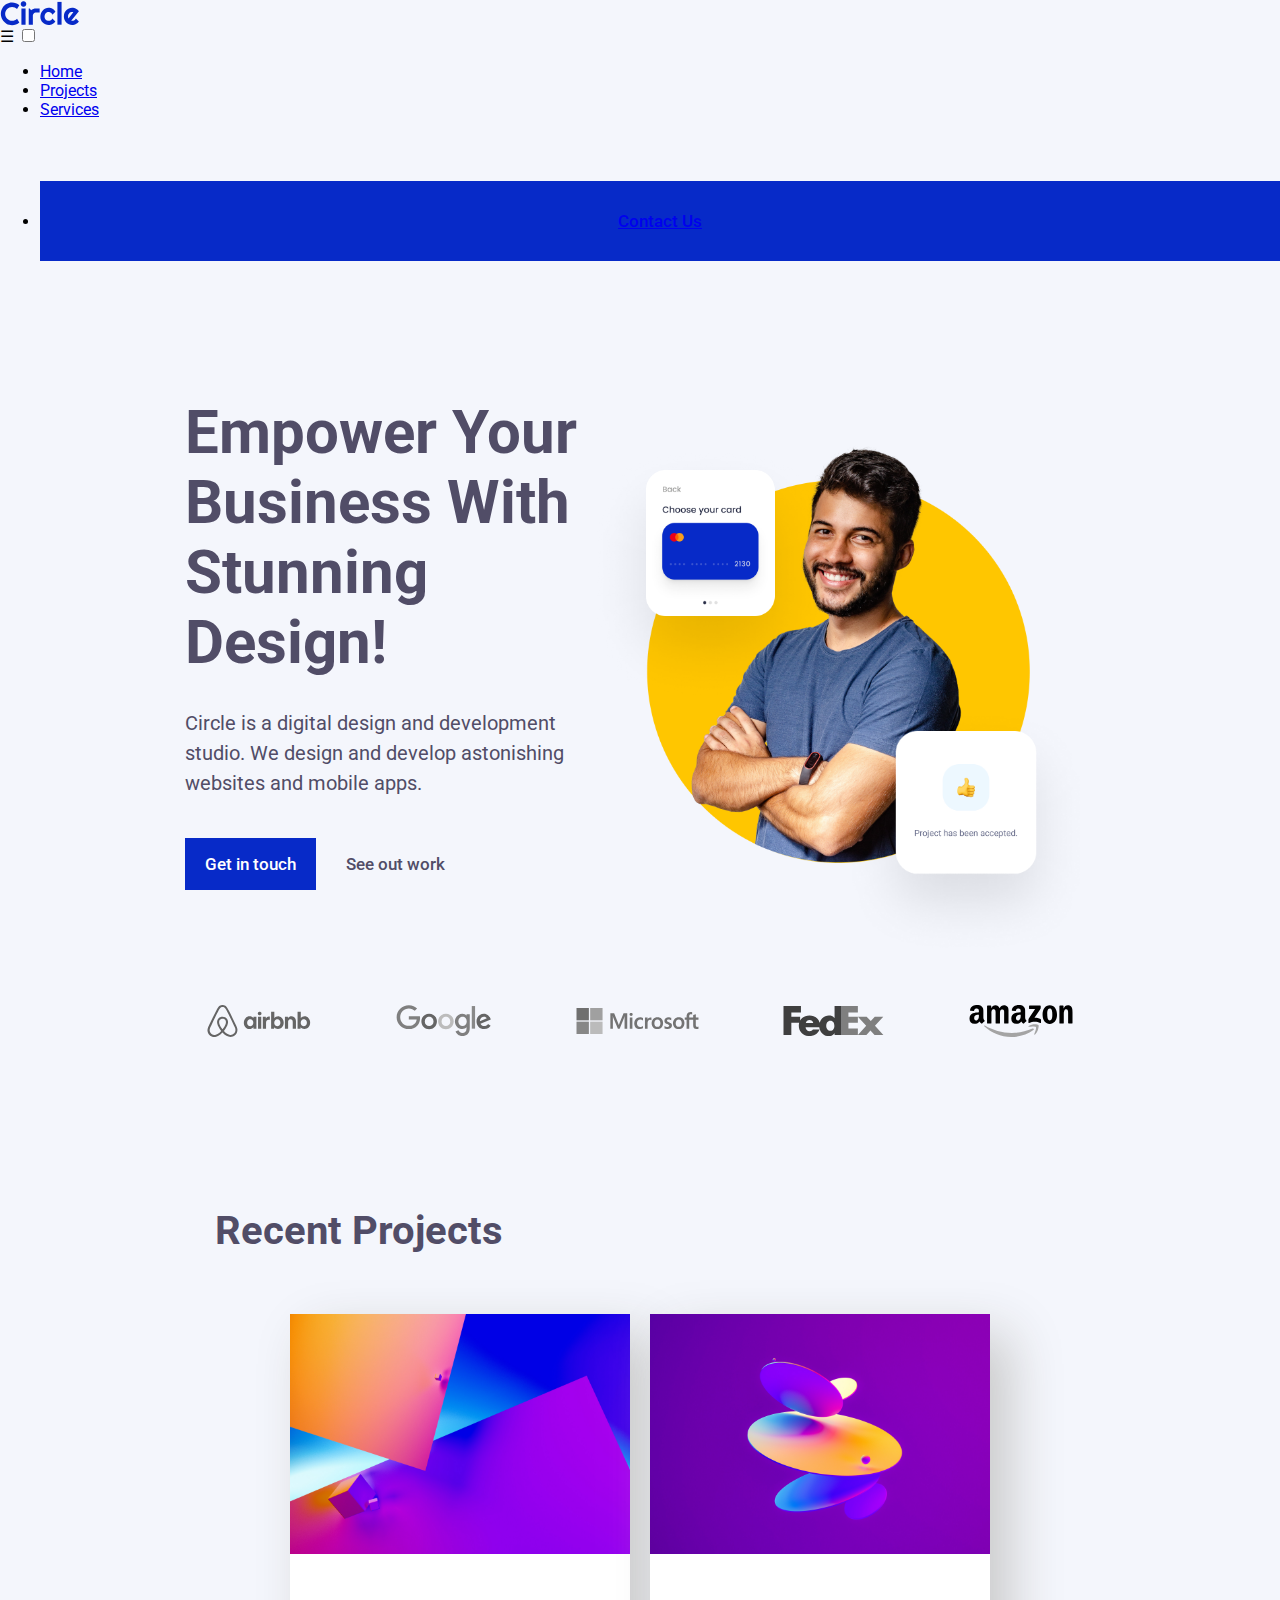
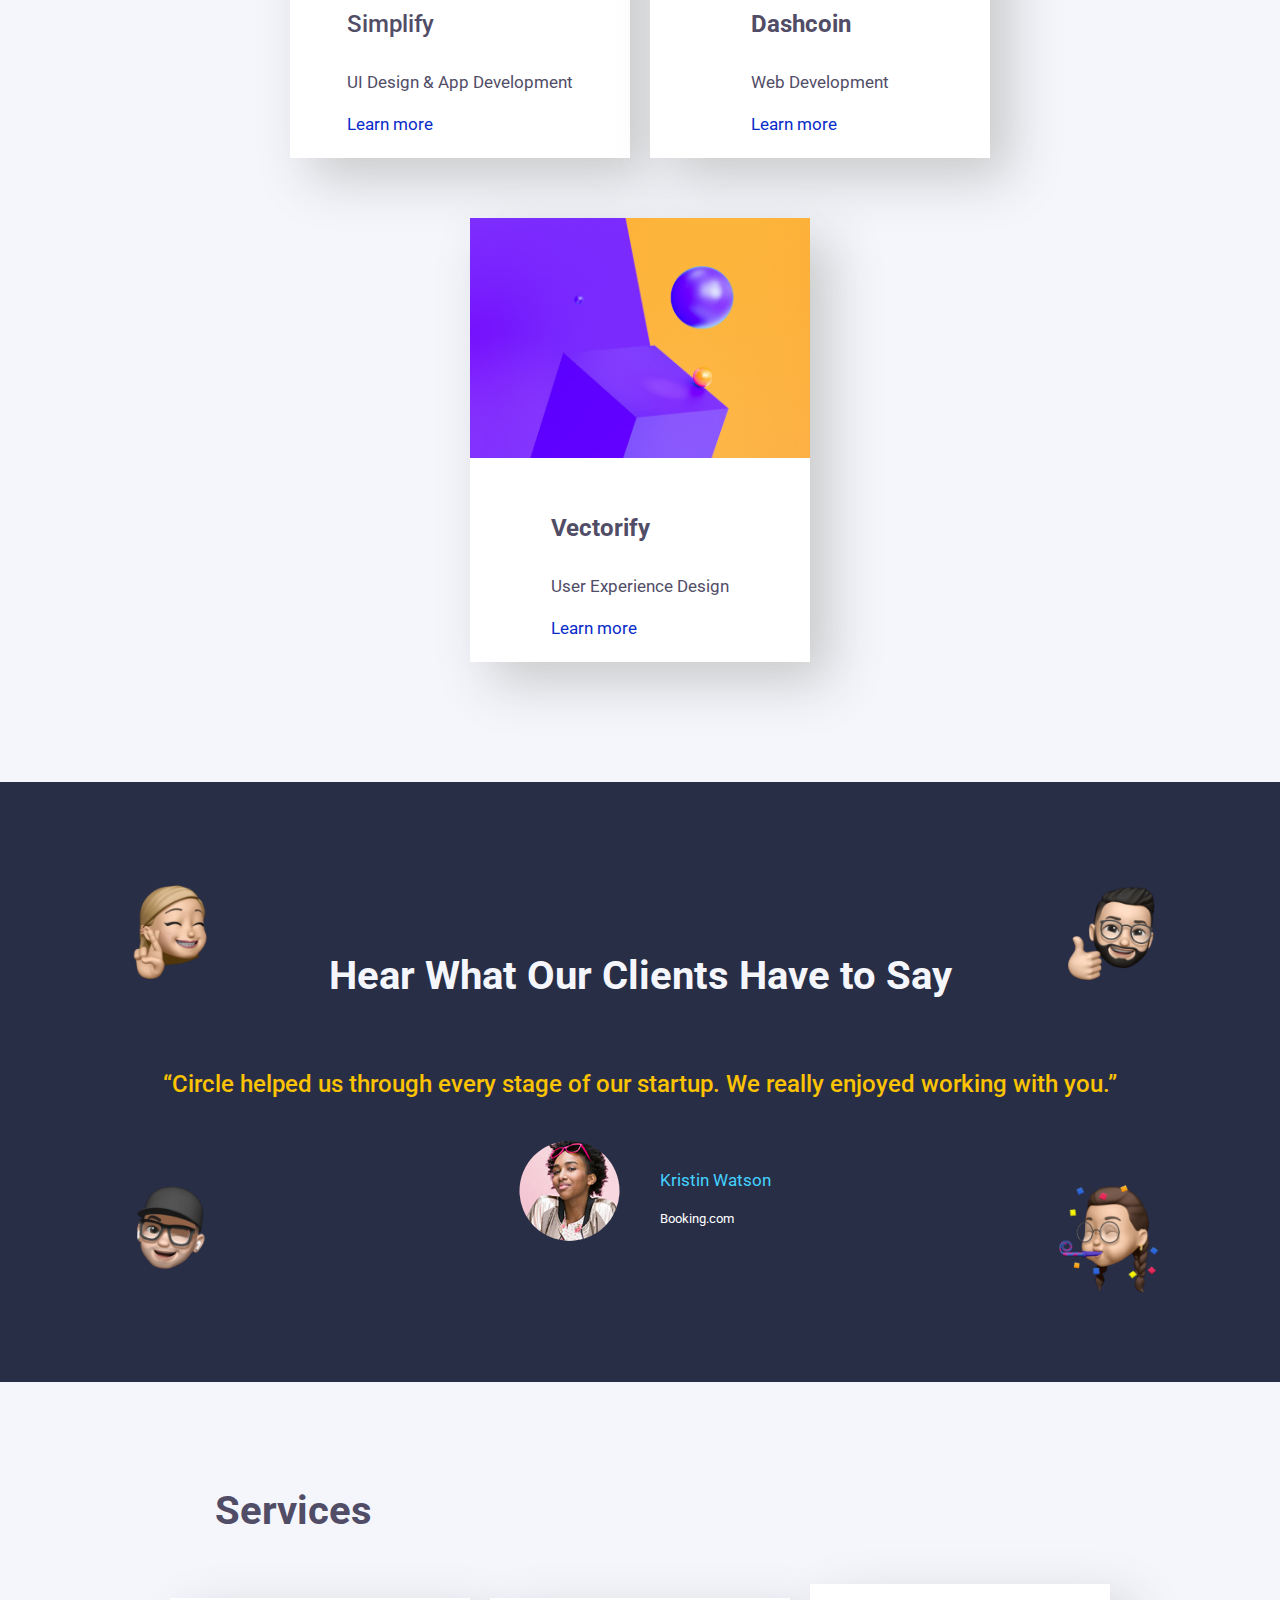
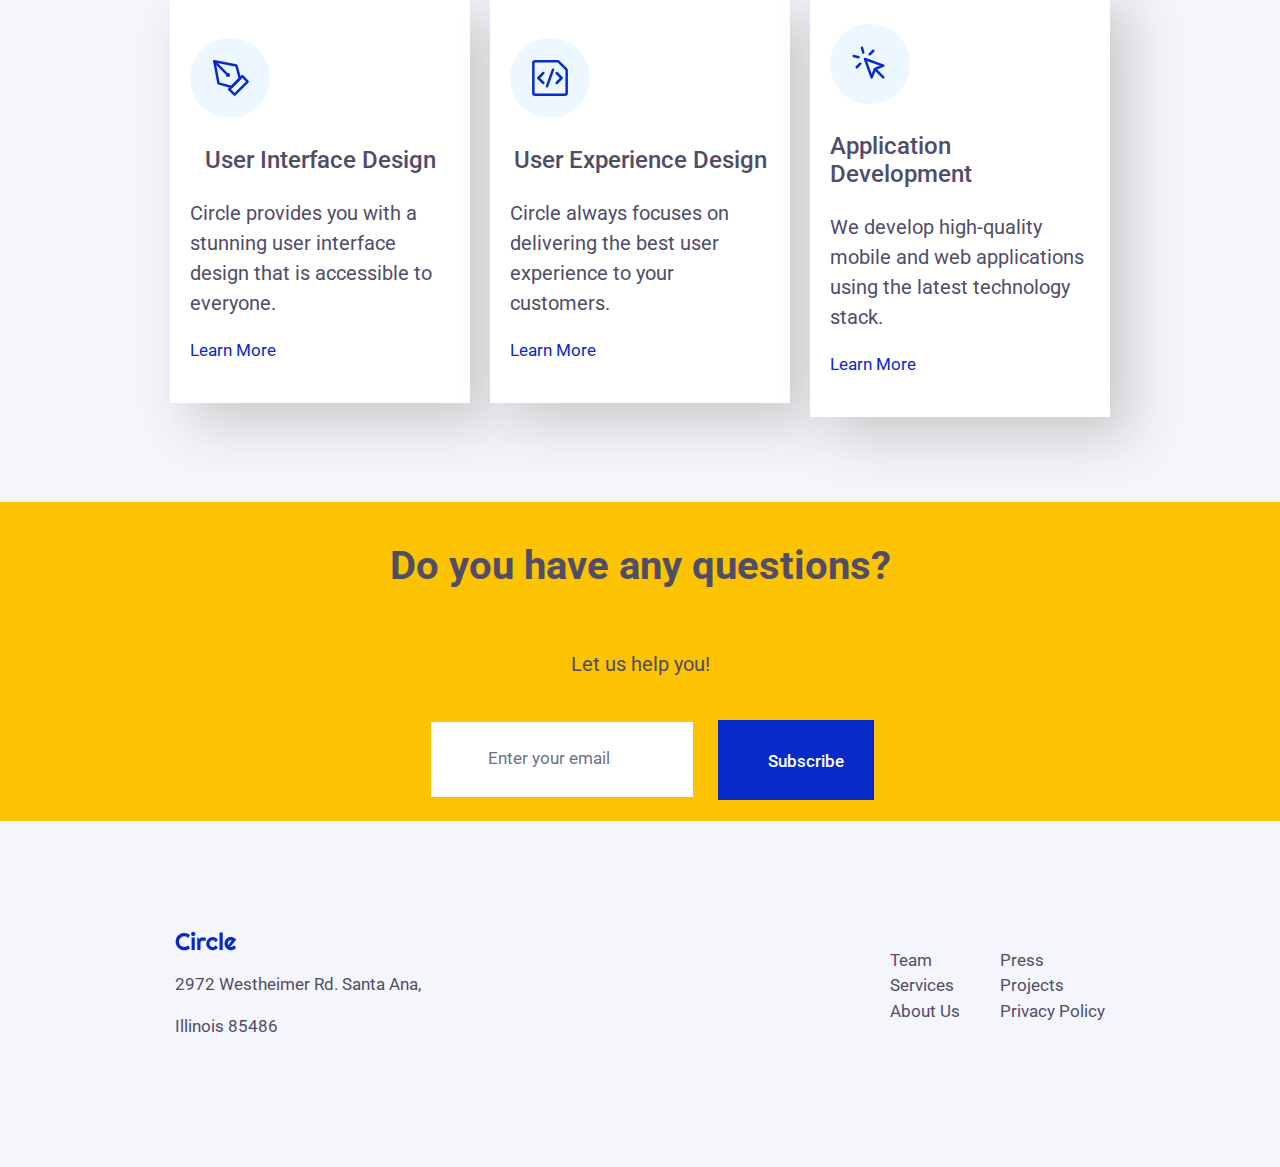
<file: home.html>
<!DOCTYPE html>
<html lang="en">

<head>
    <meta charset="UTF-8">
    <meta http-equiv="X-UA-Compatible" content="IE=edge">
    <meta name="viewport" content="width=device-width, initial-scale=1.0">
    <title>Document</title>
    <link rel="stylesheet" href="./styles/style.css">
</head>

<body>
    <header>
        <img class="circle-logo" src="project-assets/logos/circle.svg" alt="Circle logo" />

        <nav id="page-nav">
            <label for="hamburger">&#9776;</label>
            <input type="checkbox" id="hamburger" />

            <ul>
                <li><a href="/home.html">Home</a></li>
                <li><a href="/projects.html">Projects</a></li>
                <li><a href="/services.html">Services</a></li>
                <li> <button class="buttonStyles"><a href="/contactus.html">Contact Us</a></button></li>

            </ul>
        </nav>
    </header>
    <!-- Hero section -->
    <section class="hero">
        <div class="heroImgs">
            <img id="img1" src="./project-assets/hero-section/hero-image.png" alt="">
            <img id="img2" src="./project-assets/hero-section/card-1.png" alt="">
            <img id="img3" src="./project-assets/hero-section/card-2.png" alt="">
        </div>
        <div class="heroContent">
            <h1>Empower Your Business With Stunning Design!</h1>
            <p id="intro" class="bodyIntrotextRegular">Circle is a digital design and development studio. We design and develop astonishing websites and mobile apps.</p>
            <div class="heroCta">
                <a class="headLinetextMedium" id="heroCta" href="">Get in touch</a>
                <a class="headLinetextMedium" href="">See out work</a>
            </div>
        </div>
    </section>

    <!-- Clients section -->
    <section class="clients">
        <img src="./project-assets/logos/airbnb-logo.svg" alt="Airbnb">
        <img src="./project-assets/logos/google-logo.svg" alt="Google">
        <img src="./project-assets/logos/microsoft-logo.svg" alt="Microsoft">
        <img src="./project-assets/logos/fedex-logo.svg" alt="FedEx">
        <img src="./project-assets/logos/amazon-logo.svg" alt="Amazon">
    </section>

    <!-- Projects Section -->
    <section class="projects">
        <h3>Recent Projects</h3>
        <div class="projectsWrap">
            <div class="project1">
                <img src="./project-assets/projects-section/1.jpg" alt="">
                <div class="projectText">
                    <h4 class="bodyIntrotextMedium">Simplify</h4>
                    <p class="headLinetextRegular">UI Design & App Development</p>
                    <a class="headLinetextRegular" href="">Learn more</a>
                </div>
            </div>
            <div class="project1">
                <img src="./project-assets/projects-section/2.jpg" alt="">
                <div class="projectText">
                    <h4>Dashcoin</h4>
                    <p class="headLinetextRegular">Web Development</p>
                    <a class="headLinetextRegular" href="">Learn more</a>
                </div>
            </div>
            <div class="project1">
                <img src="./project-assets/projects-section/3.jpg" alt="">
                <div class="projectText">
                    <h4>Vectorify</h4>
                    <p class="headLinetextRegular">User Experience Design</p>
                    <a class="headLinetextRegular" href="">Learn more</a>
                </div>
            </div>
    </section>

    <!-- Testimonials Section -->
    <section class="test">
        <div class="avatars">
            <img id="av1" src="./project-assets/testimonial-section/memoji-1.png" alt="avatar1">
            <img id="av2" src="./project-assets/testimonial-section/memoji-2.png" alt="avatar2">
            <img id="av3" src="./project-assets/testimonial-section/memoji-3.png" alt="avatar3">
            <img id="av4" src="./project-assets/testimonial-section/memoji-4.png" alt="avatar4">
        </div>
        <div class="testimonials">
            <h3>Hear What Our Clients Have to Say</h3>
            <h4 class="bodyIntrotextMedium">“Circle helped us through every stage of our startup. We really enjoyed working with you.”</h4>
            <div class="profile">
                <img id="pfile" src="./project-assets/testimonial-section/profile.png" alt="">
                <div class="profileData">
                    <p class="headLinetextRegular">Kristin Watson</p>
                    <p class="caption2TextRegular">Booking.com</p>
                </div>
            </div>
        </div>
    </section>

    <!-- Services Section -->
    <section class="services">
        <h3>Services</h3>
        <div class="servicesItem">
            <div class="service">
                <img src="./project-assets/services-section/icons/Icon1.svg" alt="">
                <p class="bodyIntrotextMedium">User Interface Design</p>
                <p class="bodyIntrotextRegular">Circle provides you with a stunning user interface design that is accessible to everyone.</p>
                <a class="headLinetextRegular" href="">Learn More</a>
            </div>
            <div class="service">
                <img src="./project-assets/services-section/icons/Icon2.svg" alt="">
                <p class="bodyIntrotextMedium">User Experience Design</p>
                <p class="bodyIntrotextRegular">Circle always focuses on delivering the best user experience to your customers.</p>
                <a class="headLinetextRegular" href="">Learn More</a>
            </div>
            <div class="service">
                <img src="./project-assets/services-section/icons/Icon3.svg" alt="">
                <p class="bodyIntrotextMedium">Application Development</p>
                <p class="bodyIntrotextRegular">We develop high-quality mobile and web applications using the latest technology stack.</p>
                <a class="headLinetextRegular" href="">Learn More</a>
            </div>
        </div>
    </section>


    <!-- Cta Section -->

    <section class="yellowsection">
        <h3>Do you have any questions?</h3>
        <p class="bodyIntrotextRegular">Let us help you!</p>

        <form>

            <div class="flex-horizontally">
                <div class="iconstyles">
                    <i class="fa-regular fa-envelope"></i>

                    <input type="email" id="email" name="email" placeholder="Enter your email ">
                    <i class="f "></i>

                </div>

                <input class="questionsCTAButton " type="submit" value="Subscribe">
            </div>

        </form>
    </section>

    <footer>

        <div class="footerOuter">
            <div class="logoandText">
                <img src="/project-assets/logos/circle.svg" alt="">
                <p class="headLinetextRegular">2972 Westheimer Rd. Santa Ana,</p>
                <p class="headLinetextRegular"> Illinois 85486 </p>
            </div>
            <div class="footerInfoLists">
                <ul class="headLinetextRegular">
                    <li>
                        Team
                    </li>
                    <li>
                        Services
                    </li>
                    <li>
                        About Us
                    </li>
                </ul>
                <ul class="headLinetextRegular">
                    <li>
                        Press
                    </li>
                    <li>
                        Projects
                    </li>
                    <li>
                        Privacy Policy
                    </li>
                </ul>
            </div>
        </div>
    </footer>

</body>

</html>
</file>
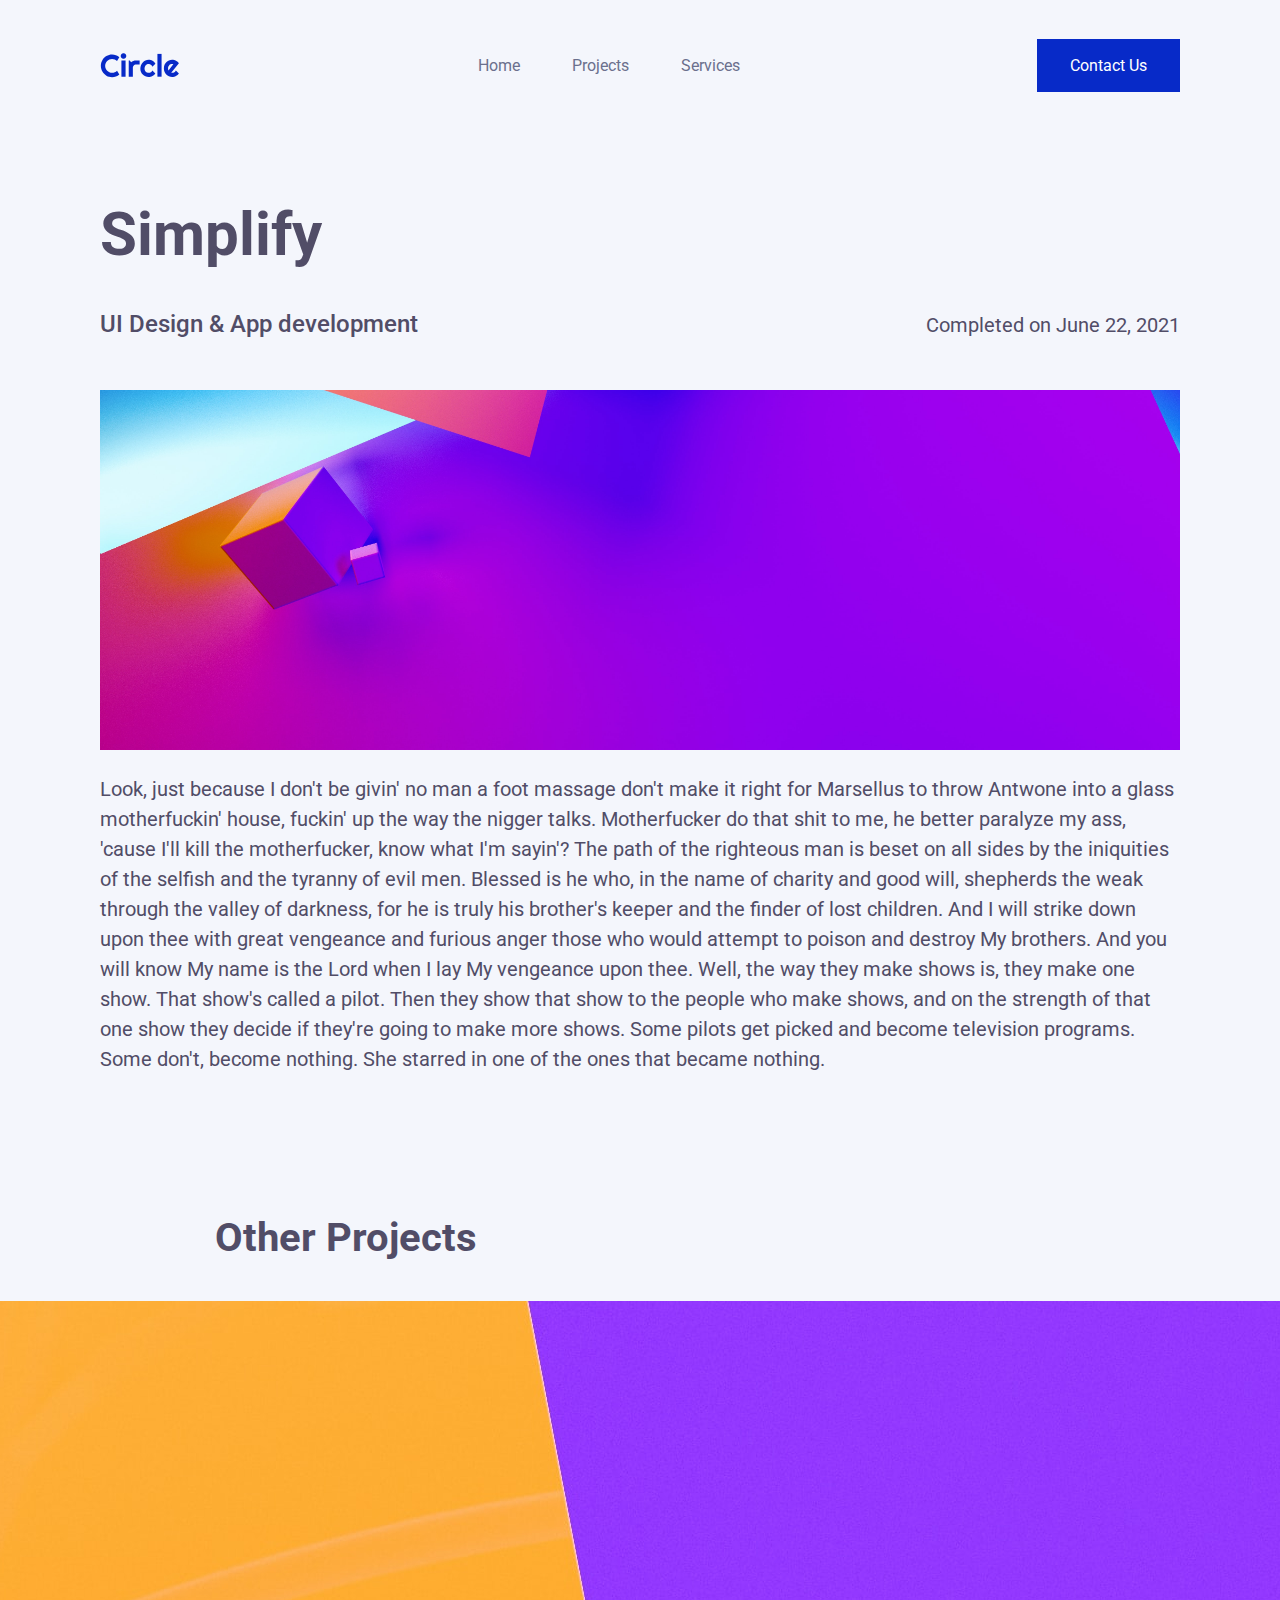
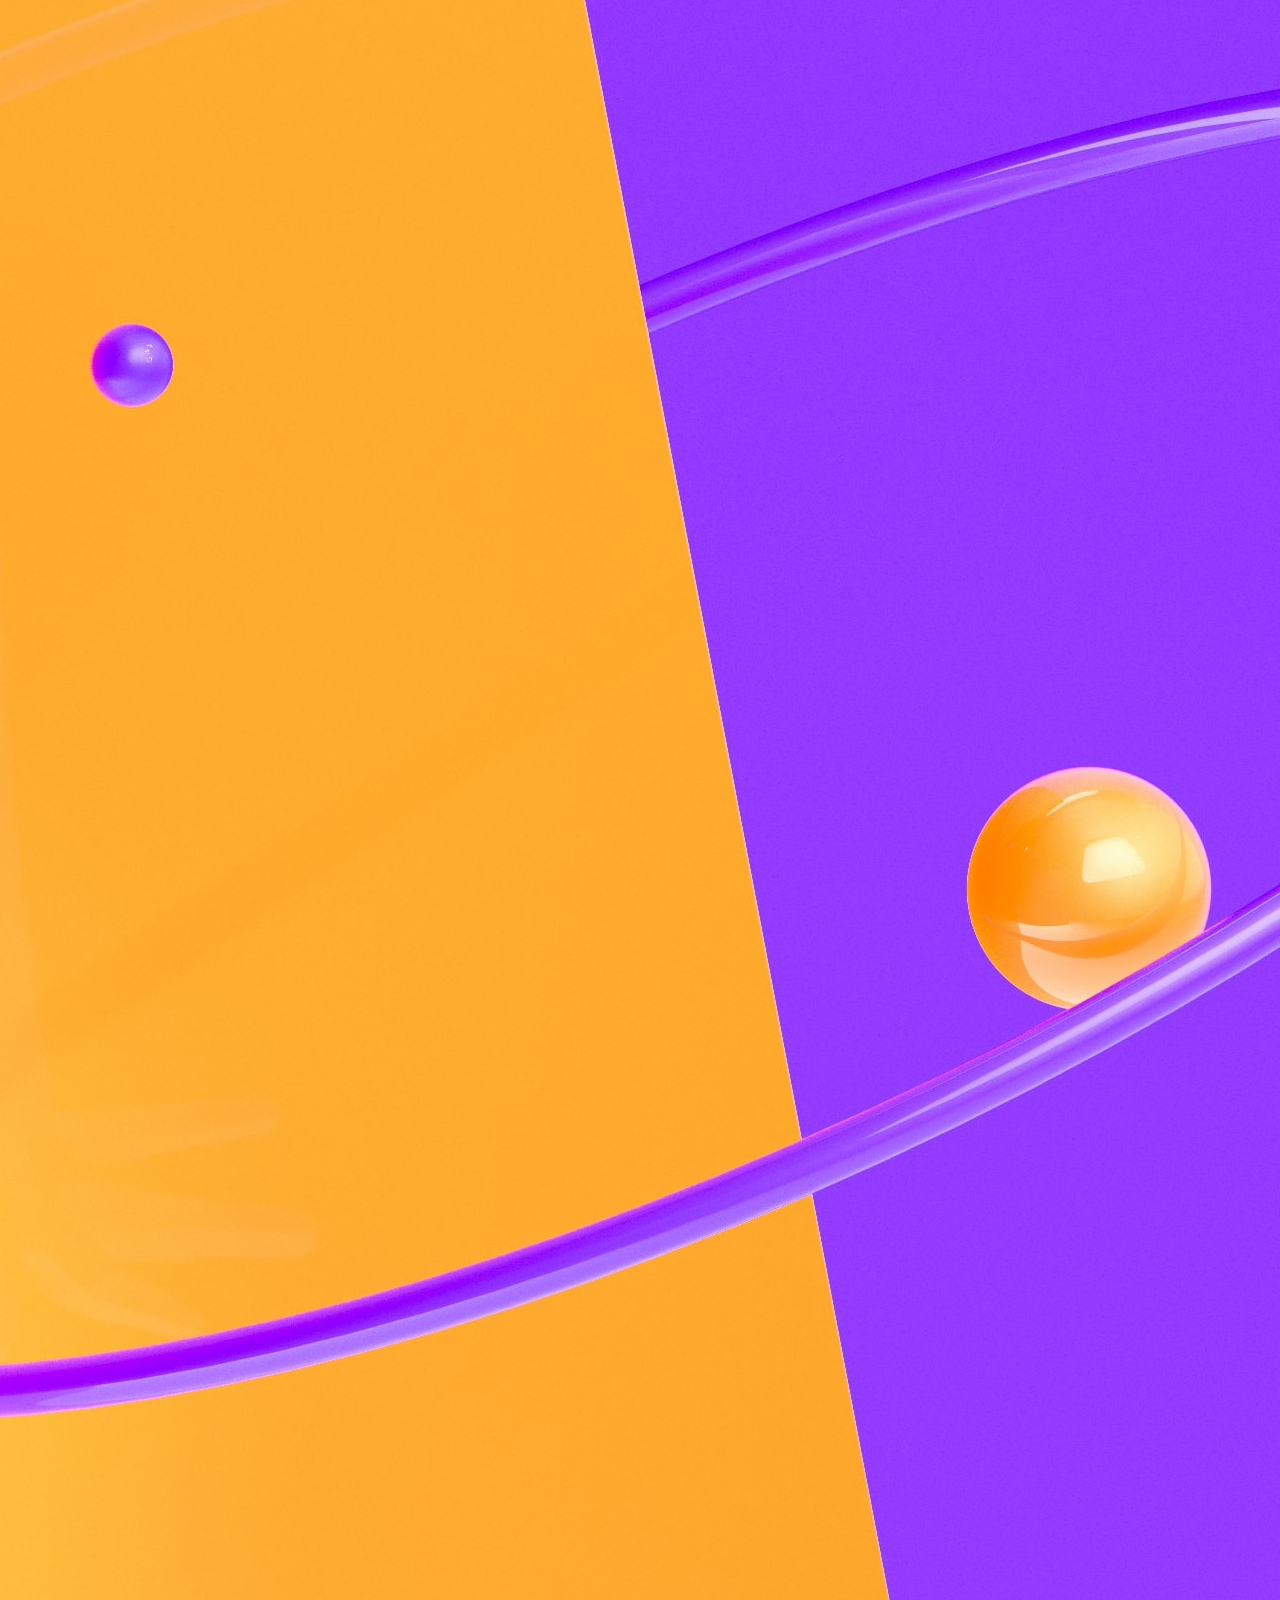
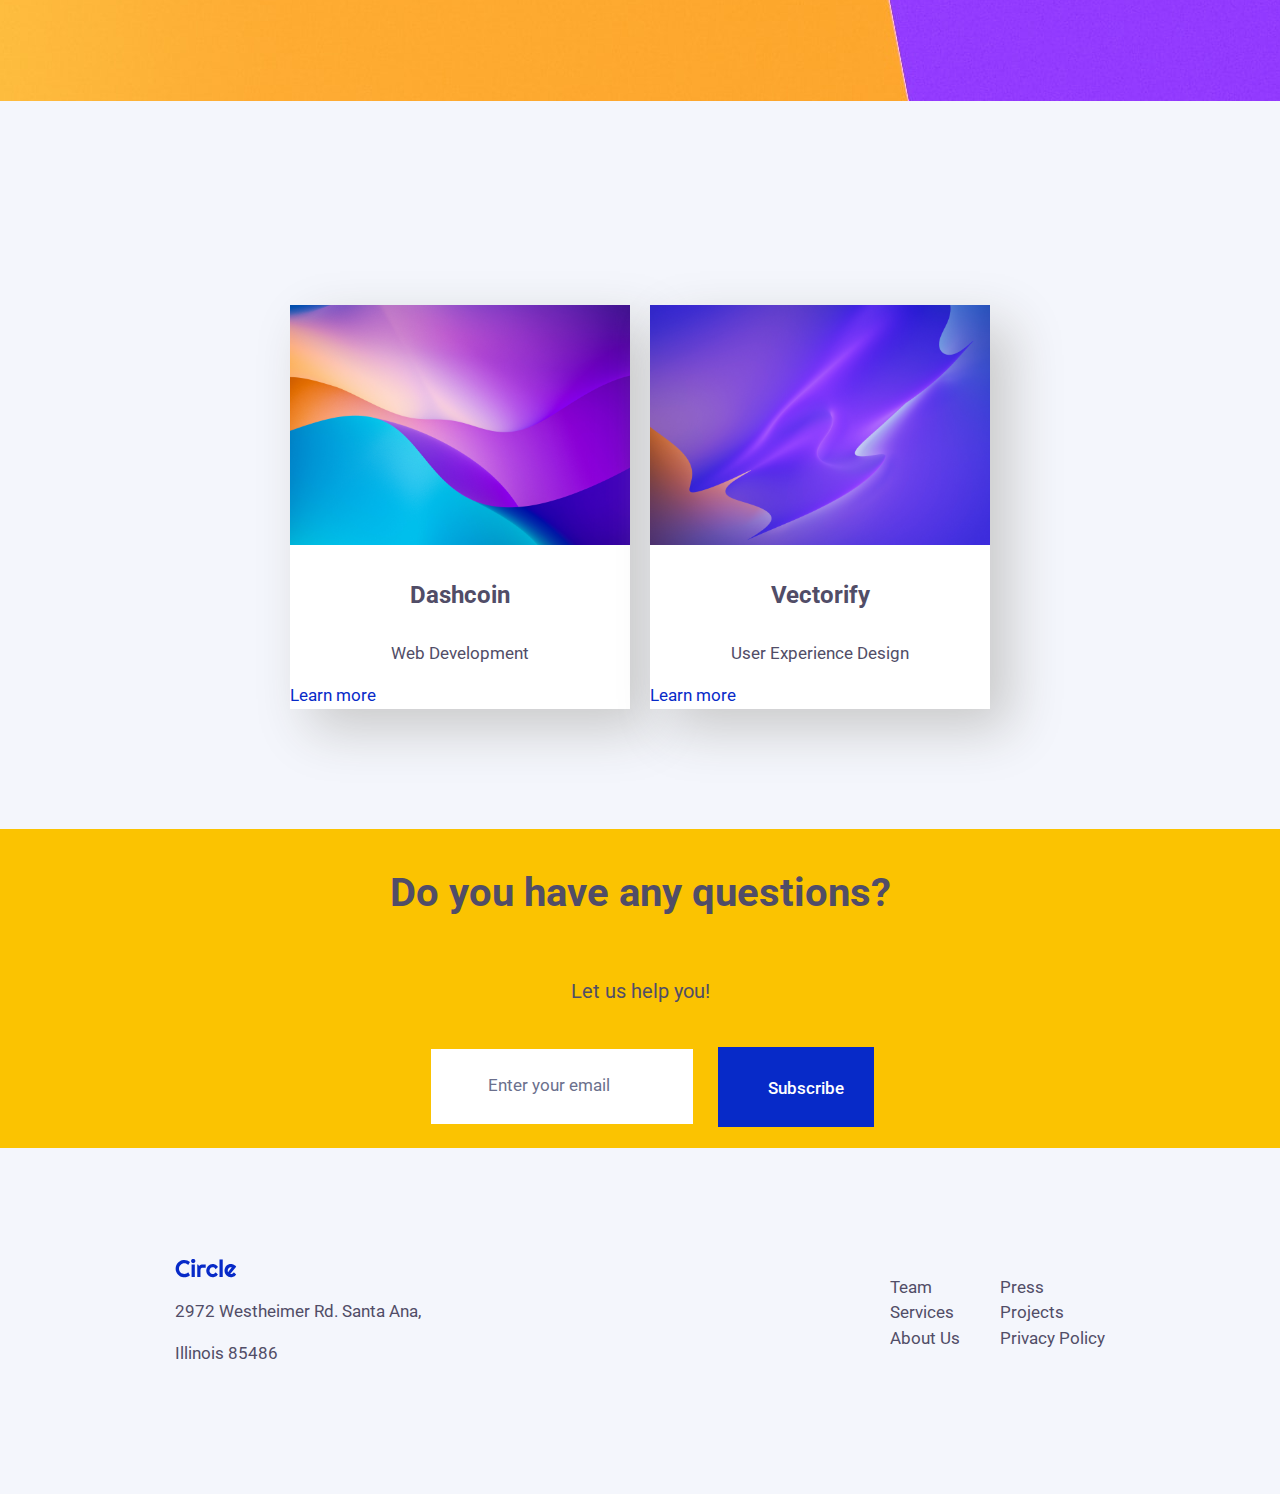
<file: project.html>
<!DOCTYPE html>
<html lang="en">

<head>
    <meta charset="UTF-8">
    <meta http-equiv="X-UA-Compatible" content="IE=edge">
    <meta name="viewport" content="width=device-width, initial-scale=1.0">
    <link rel="stylesheet" href="styles/style.css" />
    <script src ="/scripts/scripts2.js"></script>

    <title>Document</title>
</head>

<header>
    <div class="top-nav">
        <a href="index.html"><img class="circle-logo" src="project-assets/logos/circle.svg" alt="Circle logo" /></a>
        <input id="menu-toggle" type="checkbox" />
        <label class='menu-button-container' for="menu-toggle">
            <div class='menu-button'></div>
        </label>
        <ul class="menu">
            <li><a href="index.html">Home</a></li>
            <li><a href="project.html">Projects</a></li>
            <li><a href="index.html#services">Services</a></li>
            <li class="contact-only-mobile"><a href="contactus.html">Contact Us</a></li>
        </ul>
        <ul class="menu button-top-nav">
            <li><a href="/contactus.html">Contact Us</a></li>
        </ul>
    </div>
</header>
<body>
<div class="main">
    <h1 id="projects-height">Simplify</h1>
    <div class="project-info-container">
        <div id="project-description" class="bodyIntrotextMedium">UI Design & App development</div>
        <div class="bodyIntrotextRegular">Completed on <span id="project-date">June 22, 2021</span></div>
    </div>
    <img id="project-image" class="img-banner" src="/project-assets/projects-section/1.jpg" alt="Projects banner" />

    <p id="project-content" class="bodyIntrotextRegular">
        Look, just because I don't be givin' no man a foot massage don't make it right for Marsellus to throw
        Antwone into a
        glass motherfuckin' house, fuckin' up the way the nigger talks. Motherfucker do that shit to me, he better
        paralyze
        my ass, 'cause I'll kill the motherfucker, know what I'm sayin'?
        The path of the righteous man is beset on all sides by the iniquities of the selfish and the tyranny of evil
        men.
        Blessed is he who, in the name of charity and good will, shepherds the weak through the valley of darkness,
        for he
        is truly his brother's keeper and the finder of lost children. And I will strike down upon thee with great
        vengeance
        and furious anger those who would attempt to poison and destroy My brothers. And you will know My name is
        the Lord
        when I lay My vengeance upon thee.
        Well, the way they make shows is, they make one show. That show's called a pilot. Then they show that show
        to the
        people who make shows, and on the strength of that one show they decide if they're going to make more shows.
        Some
        pilots get picked and become television programs. Some don't, become nothing. She starred in one of the ones
        that
        became nothing.
    </p>
</div>
    <!-- Projects Section -->
    <section id="other-projects" class="projects">
        <h3>Other Projects</h3>
        <div id="other-projects-list" class="projectsWrap">
            <div id ="class="project1">
                <img src="./project-assets/projects-section/4.jpg" alt="">
                <h4 class="bodyIntrotextMedium">Simplify</h4>
                <p class="headLinetextRegular">UI Design & App Development</p>
                <a class="headLinetextRegular" href="">Learn more</a>
            </div>
            <div class="project1">
                <img src="./project-assets/projects-section/5.jpg" alt="">
                <h4>Dashcoin</h4>
                <p class="headLinetextRegular">Web Development</p>
                <a class="headLinetextRegular" href="">Learn more</a>
            </div>
            <div class="project1">
                <img src="./project-assets/projects-section/6.jpg" alt="">
                <h4>Vectorify</h4>
                <p class="headLinetextRegular">User Experience Design</p>
                <a class="headLinetextRegular" href="">Learn more</a>
            </div>
        </div>
    </section>
    <section class="yellowsection">
        <h3>Do you have any questions?</h3>
        <p class="bodyIntrotextRegular">Let us help you!</p>
        <form>
            <div class="flex-horizontally">
                <div class="iconstyles">
                    <label class="subscribetoEmail" for="email"></label>
                    <i class="fa-regular fa-envelope"></i>
                    <input class="  " type="email" id="email" name="email" placeholder="Enter your email ">
                </div>
                <input class="questionsCTAButton " type="submit" value="Subscribe">
            </div>
        </form>
    </section>
</body>
<footer>

    <div class="footerOuter">
        <div class="logoandText">
            <a href="index.html"><img src="/project-assets/logos/circle.svg" alt=""></a>
            <p class="headLinetextRegular">2972 Westheimer Rd. Santa Ana,</p>
            <p class="headLinetextRegular"> Illinois 85486 </p>
        </div>
        <div class="footerInfoLists">
            <ul class="headLinetextRegular">
                <li>
                    Team
                </li>
                <li>
                    Services
                </li>
                <li>
                    About Us
                </li>
            </ul>
            <ul class="headLinetextRegular">
                <li>
                    Press
                </li>
                <li>
                    Projects
                </li>
                <li>
                    Privacy Policy
                </li>
            </ul>
        </div>
    </div>
</footer>


</html>
</file>
<file: styles/style.css>
@import url('https://fonts.googleapis.com/css?family=Roboto:100,300,400,500,700&display=swap');

/* Paleta general de colores, d = dark; m = medium; l = light */

:root {
    --blue-color-d: #072AC8;
    /* Primary/Default */
    --blue-color-m: #43D2FF;
    /* Accent */
    --blue-color-l1: #A2D6F9;
    /* Primary/Hover */
    --blue-color-l2: #D1EDFF;
    /* Primary/Tapped */
    --blue-color-l3: #ECF7FF;
    /* Neutral/Light Blue */
    --grey-color-l: #F4F6FC;
    /* Neutral/Light */
    --grey-color-m: #6B708D;
    /* Neutral/Medium */
    --navyblue: #292E47;
    --yellow: #FFC600;
}

html,
body {
    margin: 0px;
    padding: 0px;
    scroll-behavior: smooth;
}

/* Animation images */
.fade-in-image {
    animation: fadeIn 2s;
    -webkit-animation: fadeIn 2s;
    -moz-animation: fadeIn 2s;
    -o-animation: fadeIn 2s;
    -ms-animation: fadeIn 2s;
  }
  
  @keyframes fadeIn {
    0% { opacity: 0; }
    100% { opacity: 1; }
  }
  
  @-moz-keyframes fadeIn {
    0% { opacity: 0; }
    100% { opacity: 1; }
  }
  
  @-webkit-keyframes fadeIn {
    0% { opacity: 0; }
    100% { opacity: 1; }
  }
  
  @-o-keyframes fadeIn {
    0% { opacity: 0; }
    100% { opacity: 1; }
  }
  
  @-ms-keyframes fadeIn {
    0% { opacity: 0; }
    100% { opacity: 1; }
  }

.main {
    margin: 100px;
}

/* Font Family */

* {
    font-family: "Roboto";
    box-sizing: border-box;
}


/* Selectores font */

h1 {
    font-style: normal;
    font-weight: 700;
    font-size: 60px;
    line-height: 70px;
    color: #514D67;
}

h2 {
    font-style: normal;
    font-weight: 700;
    font-size: 50px;
    line-height: 59px;
    color: #514D67;
}

h3 {
    font-style: normal;
    font-weight: 700;
    font-size: 40px;
    line-height: 47px;
    color: #514D67;
}

h4 {
    font-style: normal;
    font-weight: 700;
    font-size: 24px;
    line-height: 28px;
    color: #514D67;
}

.bodyIntrotextMedium {
    font-style: normal;
    font-weight: 500;
    font-size: 24px;
    line-height: 28px;
    color: #514D67;
}

.bodyIntrotextRegular {
    font-style: normal;
    font-weight: 400;
    font-size: 20px;
    line-height: 150%;
    /* identical to box height, or 30px */
    color: #514D67;
}

.headLinetextRegular a {
    font-style: normal;
    font-weight: 400;
    font-size: 17px;
    line-height: 150%;
    /* identical to box height, or 26px */
    color: #514D67;
}

.headLinetextRegular {
    font-style: normal;
    font-weight: 400;
    font-size: 17px;
    line-height: 150%;
    /* identical to box height, or 26px */
    color: #514D67;
}

.headLineforLinks {
    /* creado para links en "Our services"  */
    font-style: normal;
    font-weight: 400;
    font-size: 17px;
    line-height: 150%;
    /* identical to box height, or 26px */
    text-decoration: none;
    /* Primary/Default */
    color: #072AC8;
}

.headLinetextMedium {
    font-style: normal;
    font-weight: 500;
    font-size: 17px;
    line-height: 130%;
    /* identical to box height, or 22px */
    color: #514D67;
}

.caption1TextRegular {
    font-style: normal;
    font-weight: 400;
    font-size: 15px;
    line-height: 18px;
    /* identical to box height */
    color: #514D67;
}

.caption2TextRegular {
    font-style: normal;
    font-weight: 400;
    font-size: 13px;
    line-height: 15px;
    color: #514D67;
}


/* Header logo */

.circle-logo {
    display: block;
    width: 80px;
}


/* Nav-Bar */

.top-nav {
    display: flex;
    flex-direction: row;
    align-items: center;
    justify-content: space-between;
    color: #6B708D;
    height: 50px;
    padding: 35px;
}

.menu {
    display: flex;
    flex-direction: row;
    list-style-type: none;
    margin: 0;
    padding: 0;
    z-index: 2;
}

.menu>li {
    margin: 0 1rem;
    overflow: hidden;
    padding: 10px;
    list-style-type: none;
}

.menu a {
    text-decoration: none;
    color: #6B708D;
    list-style-type: none;
}


/* Blue button CTA */

.button-top-nav {
    display: flex;
    background-color: #072AC8;
    justify-content: space-around;
    padding: 7px;
    text-decoration: none;
    overflow: hidden;
}

.button-top-nav a {
    color: white;
    white-space: nowrap;
}

/* Hamburguesa */

.menu-button-container {
    display: none;
    height: 100%;
    width: 30px;
    cursor: pointer;
    flex-direction: column;
    justify-content: center;
    align-items: center;
}

/* Toggle show/hide menu on checkbox click */

#menu-toggle {
    display: none;
}

.menu-button,
.menu-button::before,
.menu-button::after {
    display: block;
    background-color: #6B708D;
    position: absolute;
    height: 4px;
    width: 30px;
    transition: transform 400ms cubic-bezier(0.23, 1, 0.32, 1);
    border-radius: 2px;
}

.menu-button::before {
    content: '';
    margin-top: -8px;
}

.menu-button::after {
    content: '';
    margin-top: 8px;
}

#menu-toggle:checked+.menu-button-container .menu-button::before {
    margin-top: 0px;
    transform: rotate(405deg);
}

#menu-toggle:checked+.menu-button-container .menu-button {
    background: rgba(255, 255, 255, 0);
}

#menu-toggle:checked+.menu-button-container .menu-button::after {
    margin-top: 0px;
    transform: rotate(-405deg);
}

/* Mobile devices */

@media (max-width: 768px) {
    .menu-button-container {
        display: flex;
    }

    .button-top-nav {
        display: none;
        margin: 20px;
    }

    .menu {
        position: absolute;
        top: 50px;
        margin-top: 10px;
        left: 0;
        flex-direction: column;
        width: 100%;
        justify-content: center;
        align-items: center;
        box-shadow: 0px 10px 20px -10px #6B708D;
    }

    /* Hamburguer animation */
    #menu-toggle~.menu li {
        height: 0;
        margin: 0;
        padding: 0;
        border: 0;
        transition: height 400ms cubic-bezier(0.23, 1, 0.32, 1);
    }

    #menu-toggle:checked~.menu li {
        border: 0.5px solid #6B708D;
        height: 2.5em;
        padding: 0.5em;
        transition: height 400ms cubic-bezier(0.23, 1, 0.32, 1);
    }

    .menu>li {
        display: flex;
        justify-content: center;
        margin: 0;
        padding: 0.5em 0;
        width: 100%;
        color: white;
        background-color: #F4F6FC;
    }

    .menu>li:not(:last-child) {
        border-bottom: 1px solid #6B708D;
    }

}

.img-banner {
    width: 100%;
    height: 40vh;
    object-fit: cover;
    object-position: bottom;
}


/* Mobile devices */

@media (max-width: 768px) {
    .img-banner {
        height: 20vh;
    }
}

@media (min-width: 769px) and (max-width: 1024px) {
    .img-banner {
        height: 30vh;
    }

    .contact-only-mobile {
        display: none;
    }
}

.project-info-container {
    display: flex;
    justify-content: space-between;
    flex-wrap: wrap;
    margin-bottom: 50px;
}

#projects-height {
    margin-top: 90px;
}



/* para placeholder text formulario (contactus pagina) */

input {
    padding: 30px;
    box-sizing: border-box;
    width: 100%;
    border: none;
}

::placeholder {
    font-style: normal;
    font-weight: 400;
    font-size: 17px;
    color: #6B708D;
    padding: 1%;
    margin-left: 10px;
}

textarea {
    font-style: normal;
    font-weight: 400;
    font-size: 17px;
    line-height: 150%;
    color: #6B708D;
}

body {
    background-color: #F4F6FC;
}

.buttonStyles {
    background-color: #072AC8;
    font-style: normal;
    font-weight: 500;
    font-size: 17px;
    line-height: 130%;
    color: white;
    width: 100%;
    height: 80px;
    text-align: center;
    margin: 5% 0 5% 0;
    border: none;
}


/* Reglas CSS contactus.html (contact us page) */

.formFieldBackgroundColor {
    background-color: #CFD2DE;
}

.formFieldStylingfirst3fields {
    width: 100%;
    height: 70px;
    border: none;
}

.formFieldStylingLastField {
    width: 100%;
    height: 200px;
    border: none;
}

.formOutterDiv {
    padding: 35px;
}

.allFormFields {
    margin: 3% 0;
}


/* Hero section */

.hero {
    display: flex;
    flex-direction: column;
    grid-template-columns: auto;
    margin: 50px 35px 50px 35px;
}

.heroContent {
    display: flex;
    flex-direction: column;
    align-items: center;
    justify-content: center;
}

.heroContent h1 {
    margin-top: 10px;
    font-size: 60px;
    line-height: 70px;
    text-align: center;
}

.heroCta {
    display: flex;
    justify-content: space-around;
    gap: 10px;
    padding: 20px;
}

.heroCta a {
    padding: 15px 20px;
    text-decoration: none;
    text-align: center;
}

.heroCta #heroCta {
    background-color: #072AC8;
    text-decoration: none;
    color: white;
}

.heroImgs {
    display: grid;
    grid-template-columns: repeat(2, 1fr);
    position: relative;
    padding-top: 50px;
    padding-bottom: 40px;
    justify-content: center;
    justify-items: center;
}

.heroImgs #img1 {
    width: 80vw;
    grid-column: 1 / -1;
    grid-row: 1;
}

.heroImgs #img2 {
    width: 50vw;
    grid-column: 1;
    grid-row: 1;
    z-index: 1;
}

.heroImgs #img3 {
    width: 50vw;
    grid-column: 2;
    grid-row: 1;
    z-index: 1;
    align-self: end;
    margin-bottom: -90px;
}


/* Clients section */

.clients {
    display: flex;
    flex-wrap: wrap;
    margin: 80px 35px 50px 35px;
    justify-content: space-around;
}

.clients img {
    filter: grayscale(100%);
    padding: 30px;
}


/* Projects section */

.projects {
    display: flex;
    flex-direction: column;
    margin: 100px 35px 100px 35px;
}

.project1 {
    justify-items: center;
    background-color: white;
    box-shadow: 20px 20px 50px rgb(201, 201, 201);
    margin: 20px 0 20px 0;
}

.projectText {
    padding: 20px;
}

.project1 a {
    text-decoration: none;
    color: #072AC8;
}

.project1 img {
    width: 100%;
    object-fit: cover;
}


/* Testimonials section */

.testimonials {
    width: 100%;
    background-color: #292E47;
    display: flex;
    flex-direction: column;
    justify-content: center;
    align-items: center;
    height: 600px;
    color: white;
}

.avatars {
    display: none;
}

.testimonials h3 {
    color: white;
    width: 80vw;
    text-align: center;
}

.testimonials h4 {
    color: #FBC301;
    width: 80vw;
    text-align: center;
}

.testimonials .headLinetextRegular {
    color: #43D2FF;
    padding-top: 20px;
    line-height: 1px;
}

.testimonials .caption2TextRegular {
    color: white;
}

.profile {
    display: flex;
}

.profileData {
    display: flex;
    flex-direction: column;
    justify-content: center;
    padding: 0px 15px;
}

.testimonials #pfile {
    width: 150px;
    clip-path: circle(50px);
}


/*Services Section*/

.services {
    display: flex;
    flex-direction: column;
    margin: 50px 35px 70px 35px;
}

.service {
    justify-items: center;
    background-color: white;
    margin-top: 10px;
    margin-bottom: 20px;
    padding: 40px 20px 40px 20px;
    box-shadow: 20px 20px 50px rgb(201, 201, 201);
}

.service a {
    text-decoration: none;
    color: #072AC8;
}


/*Cta section */

.newsletter {
    background-color: #FBC301;
    display: flex;
    flex-direction: column;
    padding: 35px;
    align-items: center;
    justify-content: center;
}

.ctaMail {
    display: flex;
    flex-direction: row;
    justify-content: center;
    align-items: center;
    gap: 20px;
}

#suscribe {
    background-color: #072AC8;
    padding: 30px 20px;
    text-decoration: none;
    text-align: center;
    color: white;
}


/*

Mediaqueries para (para contactus pagina) IPAD
*/

@media (min-width: 769px) and (max-width: 1024px) {
    .formOutterDiv {
        margin: 75px;
        padding-left: 100px;
        padding-right: 100px;
    }

    .sideBySide {
        display: flex;
        flex-direction: row;
        justify-content: center;
        align-items: center;
        gap: 4%;
    }

    .box1 {
        width: 100%;
    }

    .allFormFields {
        margin: 3% 0;
    }

    /* HOME IPAD */
    /*Hero section Tablet */
    .hero {
        display: flex;
        flex-direction: column;
        margin: 50px 35px 50px 35px;
    }

    .heroContent h1 {
        margin: 20px;
        font-size: 70px;
        line-height: 90px;
    }

    .heroCta a {
        padding: 30px 20px;
        width: 150px;
    }

    .hero p {
        margin: 50px;
    }

    /*Clients section Tablet */
    /*Projects section Tablet */
    .projects h3 {
        padding-left: 50px;
    }

    .project1 {
        width: 340px;
    }

    .project1 Img {
        height: 240px;
    }

    .projectsWrap {
        display: flex;
        flex-direction: row;
        flex-wrap: wrap;
        gap: 20px;
        align-items: center;
        justify-content: center;
    }

    /*Testimonials section Tablet*/
    /*Services section Tablet*/
    .services h3 {
        padding-left: 50px;
    }

    .servicesItem {
        display: flex;
        flex-direction: row;
        flex-wrap: wrap;
        gap: 20px;
        align-items: center;
        justify-content: center;
    }

    .service {
        max-width: 340px;
    }

    .top-nav {
        padding-left: 100px;
        padding-right: 100px;
        margin-top: 30px;
        margin-bottom: 10px;
        position: relative;
        z-index: 10;
    }
}


/*

Mediaqueries para (para contactus pagina) Desktop (todos los desktops mayor que 1025px)
*/

@media (min-width: 1025px) {
    .formOutterDiv {
        margin: 75px;
        padding-left: 100px;
        padding-right: 100px;
    }

    .sideBySide {
        display: flex;
        flex-direction: row;
        justify-content: center;
        align-items: center;
        gap: 4%;
    }

    .box1 {
        width: 100%;
    }

    .allFormFields {
        margin: 3% 0;
    }

    .contact-only-mobile {
        display: none;
    }

    /*HERO SECTION */
    .hero {
        margin: 65px;
        padding: 0 100px 0 100px;
        display: grid;
        grid-template-columns: repeat(12, 1fr);
    }

    .heroImgs {
        order: 2;
        grid-column: 7 / 12;
    }

    .heroContent {
        order: 1;
        grid-column: 1 / 7;
        display: flex;
        justify-content: center;
        align-items: flex-start;
    }

    .heroContent h1 {
        text-align: start;
        padding-left: 20px;
        margin-bottom: 10px;
    }

    .heroContent #intro {
        padding: 0 20px 0 20px;
    }

    .heroImgs #img1 {
        width: 30vw;
    }

    .heroImgs #img2 {
        width: 20vw;
    }

    .heroImgs #img3 {
        width: 20vw;
    }

    /*CLIENTS SECTION */
    .clients {
        margin: 65px;
        padding: 0 100px 0 100px;
    }

    /*PROJECTS SECTION */
    .projects {
        margin: 100px 65px 100px 65px;
        padding: 0 100px 0 100px;
    }

    .projects h3 {
        padding-left: 50px;
    }

    .project1 {
        width: 340px;
    }

    .project1 Img {
        height: 240px;
    }

    .projectsWrap {
        display: flex;
        flex-direction: row;
        flex-wrap: wrap;
        gap: 20px;
        align-items: center;
        justify-content: center;
    }

    /*Testimonials section Tablet*/
    .test {
        position: relative;
    }

    .avatars {
        position: absolute;
        display: grid;
        grid-template-columns: repeat(12, 1fr);
        grid-template-rows: 300px 300px;
        align-items: center;
        justify-content: center;
        z-index: 1;
    }

    .testimonials {
        grid-column: 1 / 13;
    }

    .avatars #av1 {
        width: 10vw;
        grid-column: 2;
        grid-row: 1;
    }

    .avatars #av2 {
        width: 10vw;
        grid-column: 2;
        grid-row: 2;
    }

    .avatars #av3 {
        width: 10vw;
        grid-column: 11;
        grid-row: 1;
    }

    .avatars #av4 {
        width: 10vw;
        grid-column: 11;
        grid-row: 2;
    }

    /*Services section Tablet*/
    .services {
        margin: 65px;
        padding: 0 100px 0 100px;
    }

    .services h3 {
        padding-left: 50px;
    }

    .servicesItem {
        display: flex;
        flex-direction: row;
        flex-wrap: wrap;
        gap: 20px;
        align-items: center;
        justify-content: center;
    }

    .service {
        max-width: 300px;
    }

    .top-nav {
        padding-left: 100px;
        padding-right: 100px;
        margin-top: 30px;
        margin-bottom: 10px;
    }
}


/* CSS para seccion "Do you have any questions */

.yellowsection {
    background-color: #FBC301;
    display: flex;
    flex-direction: column;
    align-content: center;
    align-items: center;
}

.subscribetoEmail {
    background-image: url("data:image/svg+xml,%3Csvg xmlns='http://www.w3.org/2000/svg' width='25' height='25' viewBox='0 0 25 25' fill-rule='evenodd'%3E%3Cpath d='M16.036 18.455l2.404-2.405 5.586 5.587-2.404 2.404zM8.5 2C12.1 2 15 4.9 15 8.5S12.1 15 8.5 15 2 12.1 2 8.5 4.9 2 8.5 2zm0-2C3.8 0 0 3.8 0 8.5S3.8 17 8.5 17 17 13.2 17 8.5 13.2 0 8.5 0zM15 16a1 1 0 1 1 2 0 1 1 0 1 1-2 0'%3E%3C/path%3E%3C/svg%3E") center / contain no-repeat;
    background-size: 16px 16px;
    background-repeat: no-repeat;
    background-position: 10px 1rem;
}

.questionsCTAButton {
    background-color: #072AC8;
    font-style: normal;
    font-weight: 500;
    font-size: 17px;
    line-height: 130%;
    height: 80px;
    text-align: center;
    margin: 5% 0 5% 0;
    border: none;
    color: white;
}

.yellowsection h3 {
    text-align: center;
}

.fa-regular {
    font-size: 1.3em;
    z-index: 1;
    left: 3%;
    color: #7B7B7B;
    cursor: pointer;
    margin-left: 5px;
}

.iconstyles {
    display: flex;
    flex-direction: row;
    align-items: center;
    align-content: center;
    background-color: white;
}

.flex-horizontally {
    display: flex;
    flex-direction: column;
}


/* Estilo para "our services section" */

.ourServices {
    display: flex;
    flex-direction: column;
}

.servicesInd {
    background-color: white;
    padding: 3%;
    margin: 2%;
}

#servicesSection {
    padding: 5%;
}


/* Estilo para "testimonials section" */

#testimonials {
    background-color: #292E47;
}

.kristenWatsonText {
    font-style: normal;
    font-weight: 400;
    font-size: 17px;
    line-height: 100%;
    color: #A2D6F9;
}

.bookingcomText {
    font-style: normal;
    font-weight: 400;
    font-size: 13px;
    line-height: 15px;
    color: #F4F6FC;
}

/* Primary/Hover */

.testimonials h3 {
    font-style: normal;
    font-weight: 700;
    font-size: 40px;
    line-height: 47px;
    color: #F4F6FC;
    text-align: center;
}

.emoji {
    display: none;
}

.testimonials {
    display: flex;
    flex-direction: column;
    align-items: center;
    align-content: center;
    background-color: #292E47;
}

.testimonialsquote {
    font-style: normal;
    font-weight: 500;
    font-size: 18px;
    line-height: 160%;
    text-align: center;
    color: #FFC600;
}

.kristin img {
    width: 80px;
    height: 80px;
    border-radius: 50%;
    object-fit: cover;
}

.kristin {
    display: flex;
    flex-direction: row;
    align-items: center;
}

.flex {
    display: flex;
}

.flexcolumn {
    display: flex;
    flex-direction: column;
}

.footerOuter {
    display: flex;
    justify-content: space-between;
    padding: 35px;
}

.footerInfoLists {
    display: flex;
}

.footerInfoLists ul {
    list-style: none;
}


/* Mediaqueries para  IPAD */

@media (min-width: 769px) and (max-width: 1024px) {

/* Mediaqueries para (para Do you have any questions pagina) IPAD */
    .flex-horizontally {
        display: flex;
        flex-direction: row;
        gap: 6%;
        align-items: center;
        align-content: center;
        width: 100%;
        justify-content: flex-start;
    }

    input {
        width: fit-content;
        padding-left: 50px;
    }

    .fa-regular {
        position: relative;
        font-size: 1.3em;
        z-index: 1;
        left: 20px;
        top: 1px;
        color: #7B7B7B;
        cursor: pointer;
        width: 0;
    }

    .ourServices {
        display: flex;
        flex-direction: row;
    }

    .emoji {
        display: block;
        width: 100px;
    }

    .footerOuter {
        margin: 75px;
        padding-left: 100px;
        padding-right: 100px;
    }
}


/* Mediaqueries para  Desktop */

@media (min-width: 1025px) {

/* Mediaqueries para seccion "Do you have any questions " Desktop */
    .flex-horizontally {
        display: flex;
        flex-direction: row;
        align-content: center;
        align-items: center;
        text-align: center;
        gap: 6%;
        position: relative;
    }

    .fa-regular {
        position: relative;
        font-size: 1.3em;
        z-index: 1;
        left: 20px;
        top: 1px;
        color: #7B7B7B;
        cursor: pointer;
        width: 0;
    }

    input {
        width: fit-content;
        padding-left: 50px;
    }

    .ourServices {
        display: flex;
        flex-direction: row;
    }

    .emoji {
        display: block;
        width: 100px;
    }

    .footerOuter {
        margin: 75px;
        padding-left: 100px;
        padding-right: 100px;
    }
}
</file>
